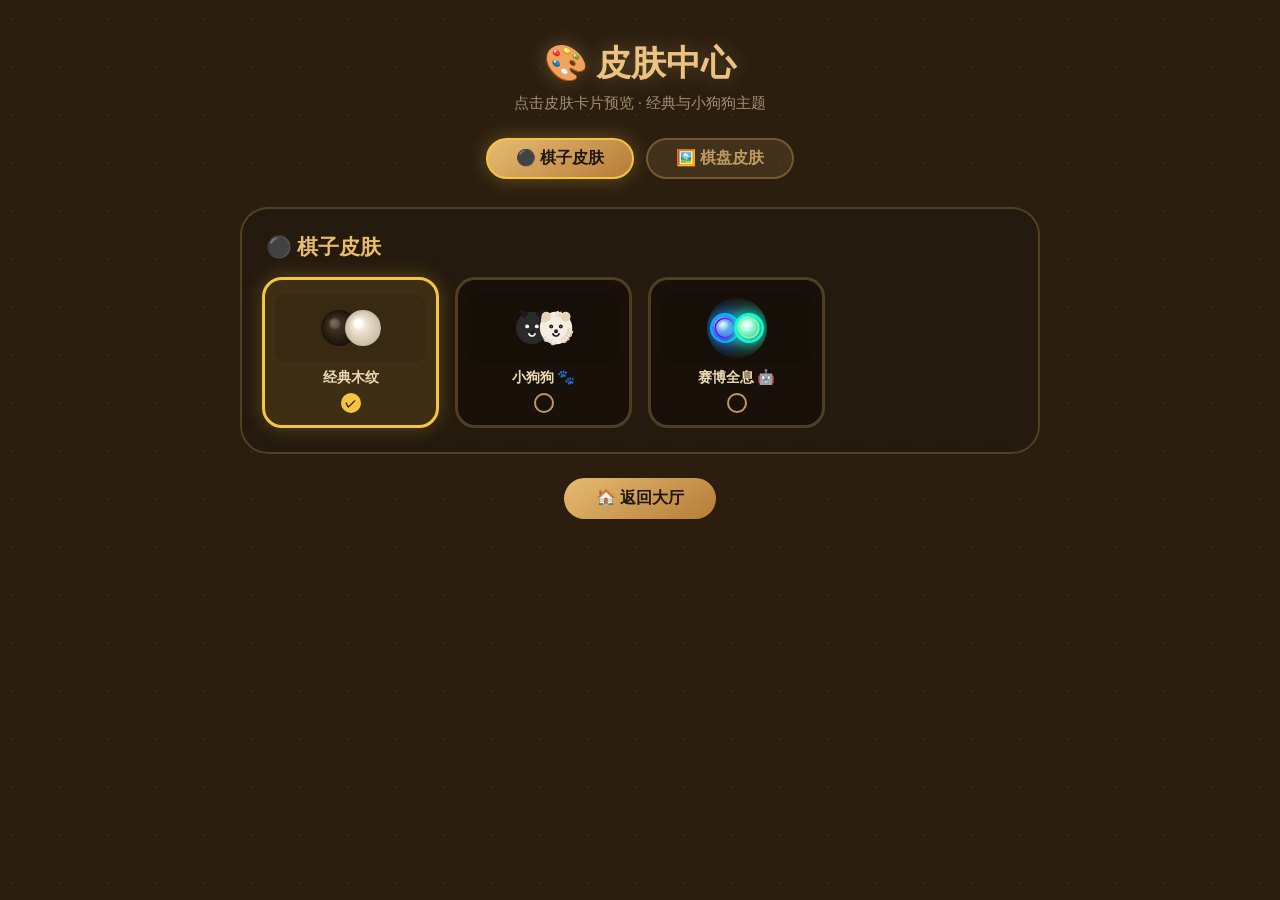
<file: skins.html>
<!DOCTYPE html>
<html lang="zh-CN">
<head>
  <meta charset="UTF-8">
  <meta name="viewport" content="width=device-width, initial-scale=1.0, maximum-scale=1.0, user-scalable=no">
  <title>东南五子 · 皮肤中心</title>
  <script src="app-navigation.js?v=3"></script>
  <!-- 加载棋盘绘制引擎（用于预览） -->
  <script src="goban.js"></script>
  <script src="rules.js"></script>
  <style>
    * { margin: 0; padding: 0; box-sizing: border-box; font-family: 'Noto Serif SC', '楷体', 'KaiTi', serif; }
    body {
      background: #2b1e0f;
      background-image: radial-gradient(circle at 25% 40%, rgba(210, 160, 90, 0.08) 2%, transparent 2.5%);
      background-size: 48px 48px;
      min-height: 100vh;
      color: #ecd9b4;
      padding: 20px;
    }
    .container {
      max-width: 800px;
      margin: 0 auto;
      padding-top: 20px;
    }
    .page-title {
      font-size: 2.2rem;
      font-weight: 900;
      color: #ebc282;
      text-align: center;
      margin-bottom: 6px;
      text-shadow: 0 0 20px rgba(235, 194, 130, 0.3);
    }
    .subtitle {
      text-align: center;
      color: #a09070;
      font-size: 0.95rem;
      margin-bottom: 24px;
    }

    .tab-nav {
      display: flex;
      gap: 12px;
      justify-content: center;
      margin-bottom: 28px;
    }
    .tab-btn {
      background: rgba(200, 160, 100, 0.15);
      border: 2px solid rgba(220, 180, 100, 0.3);
      border-radius: 40px;
      padding: 8px 28px;
      font-size: 1rem;
      font-weight: bold;
      color: #bd9a60;
      cursor: pointer;
      transition: 0.2s;
      font-family: inherit;
    }
    .tab-btn.active {
      background: linear-gradient(145deg, #e6bb72, #b57c38);
      border-color: #f5c542;
      color: #1e160c;
      box-shadow: 0 0 20px rgba(245, 197, 66, 0.3);
    }
    .tab-btn:hover:not(.active) {
      border-color: #e9bc6e;
      background: rgba(200, 160, 100, 0.25);
    }

    .tab-content {
      display: none;
    }
    .tab-content.active {
      display: block;
    }

    .skin-section {
      background: rgba(35, 25, 15, 0.7);
      backdrop-filter: blur(4px);
      border-radius: 28px;
      padding: 24px 20px;
      border: 2px solid rgba(220, 180, 100, 0.25);
    }
    .section-title {
      font-size: 1.3rem;
      font-weight: bold;
      color: #e9bc6e;
      margin-bottom: 16px;
      padding-left: 4px;
    }
    .skin-grid {
      display: grid;
      grid-template-columns: repeat(auto-fill, minmax(140px, 1fr));
      gap: 16px;
    }
    .skin-card {
      background: rgba(20, 15, 8, 0.7);
      border: 3px solid rgba(210, 170, 90, 0.3);
      border-radius: 20px;
      padding: 14px 10px 12px;
      text-align: center;
      cursor: pointer;
      transition: 0.2s;
      display: flex;
      flex-direction: column;
      align-items: center;
      gap: 6px;
    }
    .skin-card:hover {
      transform: translateY(-2px);
      border-color: rgba(210, 170, 90, 0.6);
    }
    .skin-card.selected {
      border-color: #f5c542;
      background: rgba(245, 197, 66, 0.12);
      box-shadow: 0 0 20px rgba(245, 197, 66, 0.25);
    }
    .skin-thumb {
      width: 100%;
      display: flex;
      justify-content: center;
      align-items: center;
      background: rgba(0,0,0,0.1);
      border-radius: 12px;
      padding: 4px;
    }
    .stone-thumb-canvas {
      width: 60px;
      height: 60px;
      border-radius: 50%;
      display: block;
    }
    .board-thumb-canvas {
      width: 100px;
      height: 100px;
      border-radius: 8px;
      display: block;
      background: transparent;
    }
    .skin-name {
      font-weight: bold;
      color: #ecd9b4;
      font-size: 0.9rem;
    }
    .skin-check {
      width: 20px;
      height: 20px;
      border-radius: 50%;
      border: 2px solid #bd9a60;
      display: inline-flex;
      align-items: center;
      justify-content: center;
      font-size: 0.7rem;
      color: transparent;
      transition: 0.2s;
      flex-shrink: 0;
    }
    .skin-card.selected .skin-check {
      background: #f5c542;
      border-color: #f5c542;
      color: #1e160c;
    }
    .skin-card.selected .skin-check::after {
      content: '✓';
      font-weight: bold;
    }

    .back-btn {
      display: block;
      width: fit-content;
      margin: 24px auto 0;
      background: linear-gradient(145deg, #e6bb72, #b57c38);
      border: none;
      padding: 10px 32px;
      border-radius: 40px;
      font-size: 1rem;
      font-weight: bold;
      color: #1e160c;
      cursor: pointer;
      transition: 0.2s;
      text-decoration: none;
      text-align: center;
    }
    .back-btn:hover {
      filter: brightness(1.1);
      transform: scale(1.02);
    }

    .toast {
      position: fixed;
      bottom: 30px;
      left: 50%;
      transform: translateX(-50%) translateY(100px);
      background: rgba(30, 20, 10, 0.96);
      backdrop-filter: blur(8px);
      color: #f5c542;
      border: 1px solid rgba(245, 197, 66, 0.5);
      padding: 12px 28px;
      border-radius: 40px;
      font-size: 0.9rem;
      z-index: 10000;
      opacity: 0;
      transition: 0.3s;
      pointer-events: none;
      white-space: nowrap;
    }
    .toast.show { opacity: 1; transform: translateX(-50%) translateY(0); }

    /* ===== 预览模态框 ===== */
    .modal {
      position: fixed;
      top: 0;
      left: 0;
      width: 100%;
      height: 100%;
      background: rgba(0,0,0,0.8);
      backdrop-filter: blur(10px);
      z-index: 9999;
      display: flex;
      align-items: center;
      justify-content: center;
      visibility: hidden;
      opacity: 0;
      transition: opacity 0.25s ease, visibility 0.25s ease;
      padding: 20px;
    }
    .modal.show {
      visibility: visible;
      opacity: 1;
    }
    .modal-content {
      background: #2c2419;
      border-radius: 32px;
      padding: 28px 24px 24px;
      max-width: 560px;
      width: 100%;
      border: 2px solid #e9bc6e;
      text-align: center;
      box-shadow: 0 20px 60px rgba(0,0,0,0.8);
      max-height: 95vh;
      overflow-y: auto;
    }
    .modal-title {
      color: #e9bc6e;
      font-size: 1.4rem;
      margin-bottom: 16px;
      font-weight: bold;
    }
    .modal-canvas-wrap {
      background: #1a120a;
      border-radius: 16px;
      padding: 8px;
      margin-bottom: 16px;
      border: 1px solid #5e4a31;
    }
    #previewCanvas {
      width: 100%;
      height: auto;
      display: block;
      border-radius: 10px;
      background: transparent;
    }
    .modal-actions {
      display: flex;
      gap: 12px;
      justify-content: center;
      flex-wrap: wrap;
    }
    .modal-actions button {
      padding: 10px 28px;
      border-radius: 40px;
      border: none;
      font-weight: bold;
      font-size: 1rem;
      cursor: pointer;
      transition: 0.2s;
      font-family: inherit;
    }
    .modal-actions .apply-btn {
      background: linear-gradient(145deg, #e6bb72, #b57c38);
      color: #1e160c;
    }
    .modal-actions .apply-btn:hover:not(:disabled) {
      filter: brightness(1.1);
      transform: scale(1.02);
    }
    .modal-actions .apply-btn:disabled {
      opacity: 0.6;
      cursor: default;
      transform: none;
    }
    .modal-actions .cancel-btn {
      background: transparent;
      border: 1px solid #bd9a60;
      color: #bd9a60;
    }
    .modal-actions .cancel-btn:hover {
      background: rgba(189, 154, 96, 0.15);
    }

    /* 响应式 */
    @media (max-width: 640px) {
      .skin-grid {
        grid-template-columns: repeat(auto-fill, minmax(120px, 1fr));
        gap: 12px;
      }
      .board-thumb-canvas {
        width: 80px;
        height: 80px;
      }
      .stone-thumb-canvas {
        width: 50px;
        height: 50px;
      }
      .tab-btn {
        padding: 6px 16px;
        font-size: 0.85rem;
      }
    }
    @media (max-width: 480px) {
      .skin-grid {
        grid-template-columns: 1fr 1fr;
        gap: 10px;
      }
      .board-thumb-canvas {
        width: 70px;
        height: 70px;
      }
      .stone-thumb-canvas {
        width: 45px;
        height: 45px;
      }
      .page-title {
        font-size: 1.6rem;
      }
      .skin-section {
        padding: 14px 10px;
      }
      .skin-card {
        padding: 10px 6px 8px;
      }
      .skin-name {
        font-size: 0.8rem;
      }
      .modal-content {
        padding: 20px 16px;
      }
      .modal-actions button {
        padding: 8px 18px;
        font-size: 0.9rem;
      }
    }
  </style>
</head>
<body>
  <div id="toast" class="toast"></div>
  <div class="container">
    <div class="page-title">🎨 皮肤中心</div>
    <div class="subtitle">点击皮肤卡片预览 · 经典与小狗狗主题</div>

    <div class="tab-nav">
      <button class="tab-btn active" data-tab="stone">⚫ 棋子皮肤</button>
      <button class="tab-btn" data-tab="board">🖼️ 棋盘皮肤</button>
    </div>

    <div id="tabStone" class="tab-content active">
      <div class="skin-section">
        <div class="section-title">⚫ 棋子皮肤</div>
        <div id="stoneSkinGrid" class="skin-grid"></div>
      </div>
    </div>

    <div id="tabBoard" class="tab-content">
      <div class="skin-section">
        <div class="section-title">🖼️ 棋盘皮肤</div>
        <div id="boardSkinGrid" class="skin-grid"></div>
      </div>
    </div>

    <button type="button" class="back-btn" onclick="navigatePage('index.html')">🏠 返回大厅</button>
  </div>

  <!-- ===== 预览模态框 ===== -->
  <div id="previewModal" class="modal">
    <div class="modal-content">
      <div class="modal-title" id="previewTitle">预览</div>
      <div class="modal-canvas-wrap">
        <canvas id="previewCanvas" width="480" height="480"></canvas>
      </div>
      <div class="modal-actions">
        <button class="apply-btn" id="previewApplyBtn" onclick="SkinUI.applyPreviewSkin()">选择此皮肤</button>
        <button class="cancel-btn" onclick="SkinUI.closePreview()">取消</button>
      </div>
    </div>
  </div>

  <script src="skins.js"></script>
  <script>
    document.addEventListener('DOMContentLoaded', function() {
      // Tab 切换
      document.querySelectorAll('.tab-btn').forEach(btn => {
        btn.addEventListener('click', function() {
          document.querySelectorAll('.tab-btn').forEach(b => b.classList.remove('active'));
          this.classList.add('active');
          const tab = this.dataset.tab;
          document.getElementById('tabStone').classList.toggle('active', tab === 'stone');
          document.getElementById('tabBoard').classList.toggle('active', tab === 'board');
        });
      });

      // 初始化皮肤UI
      if (typeof SkinUI !== 'undefined') {
        SkinUI.init();
      } else {
        document.getElementById('stoneSkinGrid').innerHTML =
          '<div style="color:#f87171;padding:20px;text-align:center;">皮肤模块加载失败，请刷新页面</div>';
        document.getElementById('boardSkinGrid').innerHTML =
          '<div style="color:#f87171;padding:20px;text-align:center;">皮肤模块加载失败，请刷新页面</div>';
      }
    });
  </script>
</body>
</html>
</file>
